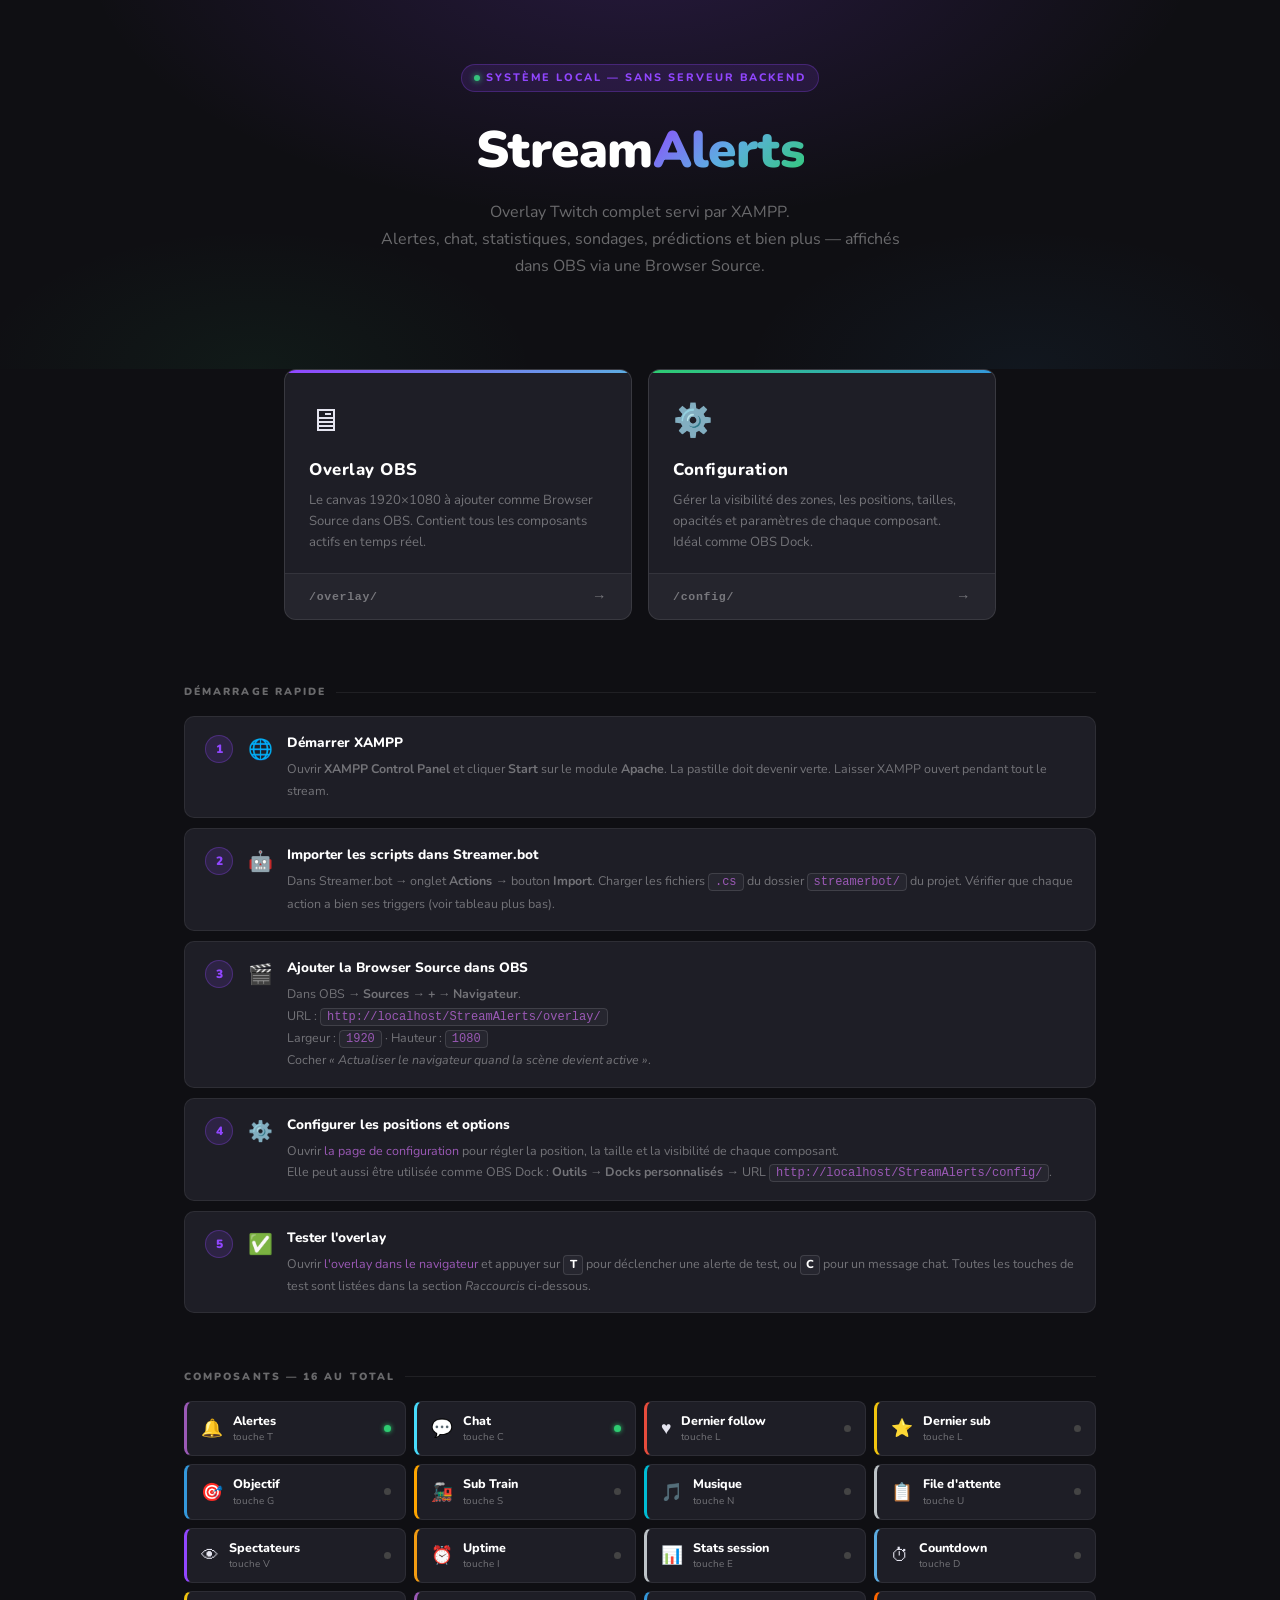
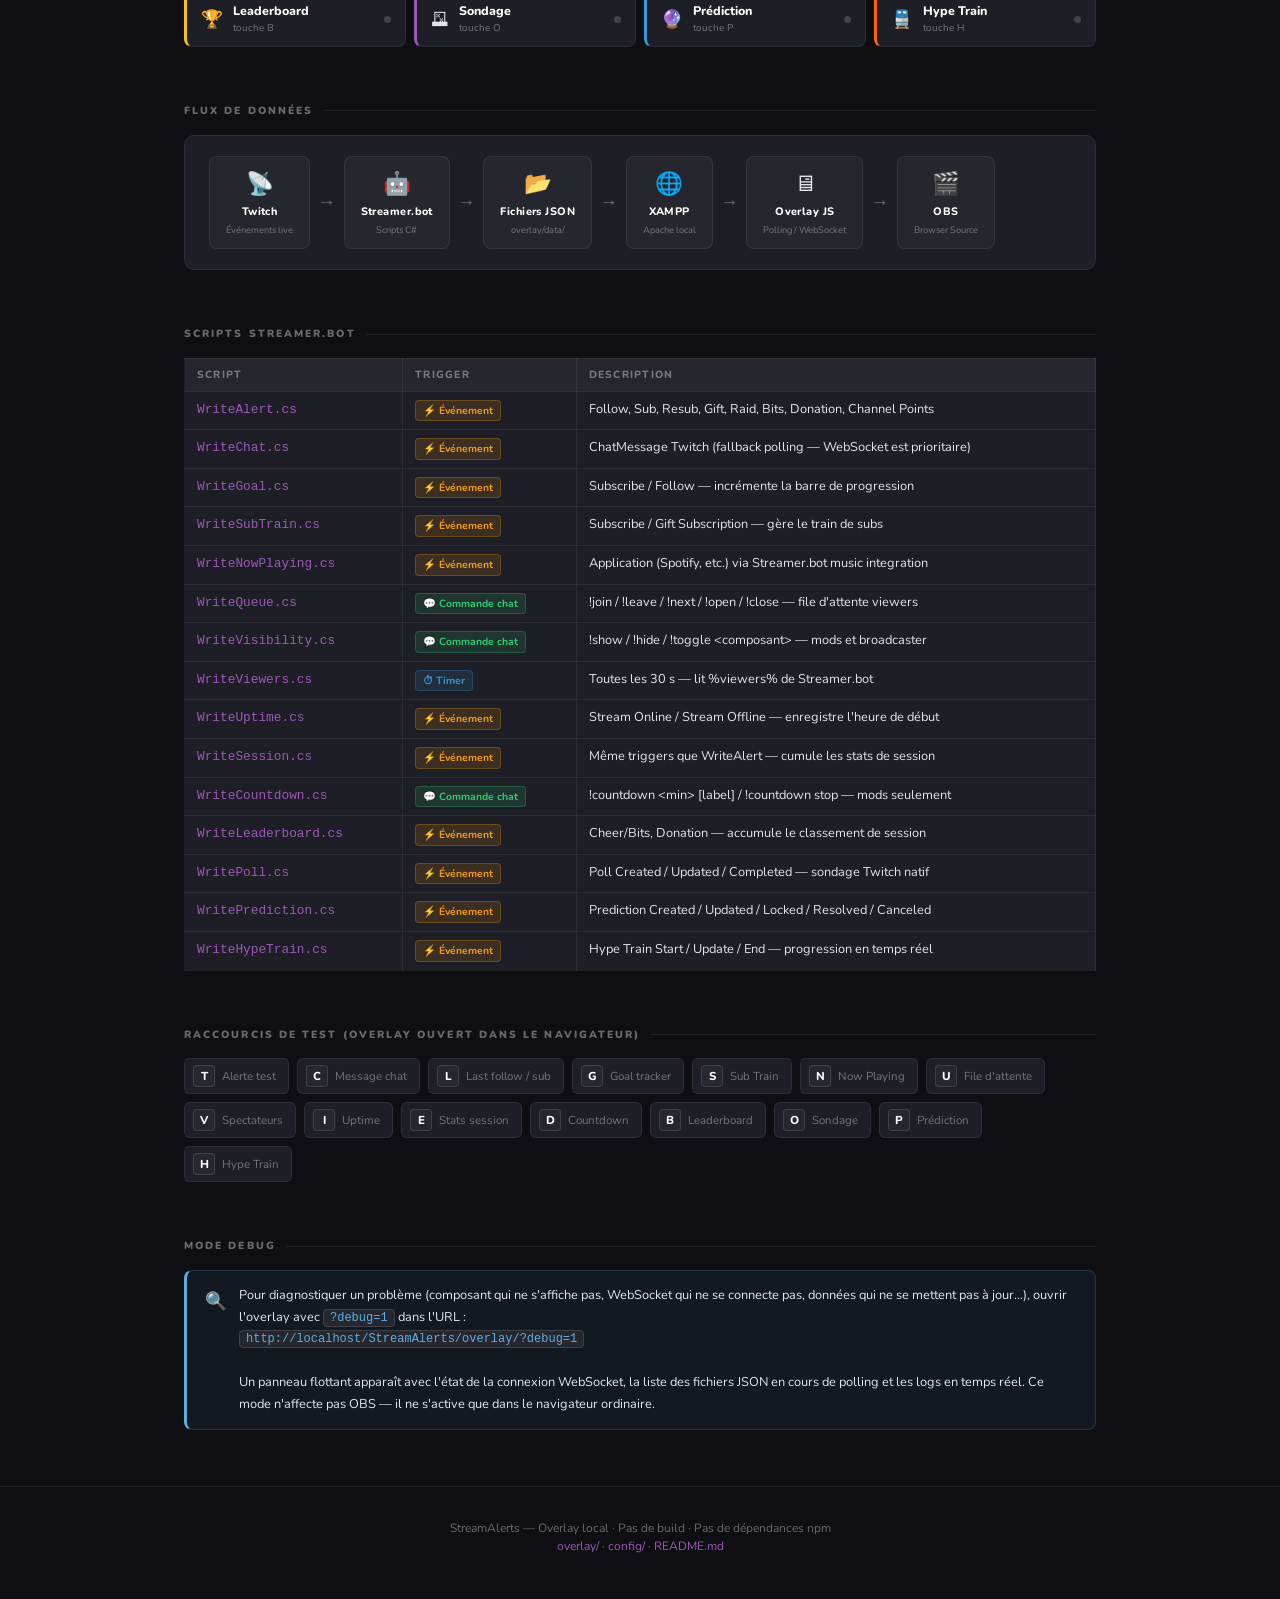
<file: index.html>
<!DOCTYPE html>
<html lang="fr">
<head>
  <meta charset="UTF-8">
  <meta name="viewport" content="width=device-width, initial-scale=1">
  <title>StreamAlerts — Dashboard</title>
  <link rel="preconnect" href="https://fonts.googleapis.com">
  <link rel="preconnect" href="https://fonts.gstatic.com" crossorigin>
  <link href="https://fonts.googleapis.com/css2?family=Nunito:wght@400;600;700;800;900&display=swap" rel="stylesheet">
  <style>

    *, *::before, *::after { margin: 0; padding: 0; box-sizing: border-box; }

    :root {
      --bg:       #0f0f13;
      --bg2:      #16161c;
      --surf:     #1e1e26;
      --surf2:    #26262f;
      --border:   rgba(255,255,255,0.07);
      --border2:  rgba(255,255,255,0.12);
      --text:     #e4e4ef;
      --muted:    rgba(255,255,255,0.38);
      --accent:   #9B59B6;
      --twitch:   #9146FF;
      --green:    #2ECC71;
      --red:      #E74C3C;
      --orange:   #F39C12;
    }

    html { scroll-behavior: smooth; }

    body {
      background: var(--bg);
      color: var(--text);
      font-family: 'Nunito', -apple-system, 'Segoe UI', sans-serif;
      font-size: 14px;
      line-height: 1.5;
      min-height: 100vh;
    }

    /* ══════════════════════════════════════
       HERO
    ══════════════════════════════════════ */

    .hero {
      position: relative;
      padding: 64px 24px 48px;
      text-align: center;
      overflow: hidden;
    }

    .hero::before {
      content: '';
      position: absolute;
      inset: 0;
      background:
        radial-gradient(ellipse 800px 400px at 50% -60px,
          rgba(145, 70, 255, 0.18) 0%, transparent 70%),
        radial-gradient(ellipse 400px 200px at 20% 100%,
          rgba(46, 204, 113, 0.06) 0%, transparent 70%),
        radial-gradient(ellipse 400px 200px at 80% 100%,
          rgba(52, 152, 219, 0.06) 0%, transparent 70%);
      pointer-events: none;
    }

    .hero-badge {
      display: inline-flex;
      align-items: center;
      gap: 6px;
      font-size: 0.68rem;
      font-weight: 800;
      letter-spacing: 0.18em;
      text-transform: uppercase;
      color: var(--twitch);
      background: rgba(145, 70, 255, 0.12);
      border: 1px solid rgba(145, 70, 255, 0.28);
      padding: 5px 12px;
      border-radius: 20px;
      margin-bottom: 20px;
    }

    .hero-badge .dot {
      width: 6px; height: 6px;
      border-radius: 50%;
      background: var(--green);
      box-shadow: 0 0 6px var(--green);
      animation: pulse 2s ease-in-out infinite;
    }

    @keyframes pulse {
      0%,100% { opacity: 1; }
      50%      { opacity: 0.3; }
    }

    .hero h1 {
      font-size: clamp(2rem, 5vw, 3.2rem);
      font-weight: 900;
      letter-spacing: -0.01em;
      color: #fff;
      margin-bottom: 10px;
      position: relative;
    }

    .hero h1 span {
      background: linear-gradient(135deg, #9146FF 0%, #5DADE2 50%, #2ECC71 100%);
      -webkit-background-clip: text;
      -webkit-text-fill-color: transparent;
      background-clip: text;
    }

    .hero p {
      font-size: 1rem;
      color: var(--muted);
      max-width: 540px;
      margin: 0 auto 40px;
      line-height: 1.7;
    }

    /* ══════════════════════════════════════
       NAVIGATION CARDS
    ══════════════════════════════════════ */

    .nav-cards {
      display: grid;
      grid-template-columns: repeat(auto-fit, minmax(280px, 1fr));
      gap: 16px;
      max-width: 760px;
      margin: 0 auto 64px;
      padding: 0 24px;
    }

    .nav-card {
      position: relative;
      display: flex;
      flex-direction: column;
      background: var(--surf);
      border: 1px solid var(--border2);
      border-radius: 12px;
      overflow: hidden;
      text-decoration: none;
      color: var(--text);
      transition: border-color 0.2s, transform 0.2s, box-shadow 0.2s;
    }

    .nav-card:hover {
      border-color: rgba(255,255,255,0.2);
      transform: translateY(-3px);
      box-shadow: 0 16px 40px rgba(0,0,0,0.4);
    }

    .nav-card-accent {
      height: 3px;
      width: 100%;
    }

    .nav-card-body {
      padding: 24px 24px 20px;
      flex: 1;
      display: flex;
      flex-direction: column;
      gap: 8px;
    }

    .nav-card-icon {
      font-size: 2rem;
      margin-bottom: 4px;
    }

    .nav-card h2 {
      font-size: 1.05rem;
      font-weight: 800;
      letter-spacing: 0.03em;
      color: #fff;
    }

    .nav-card p {
      font-size: 0.82rem;
      color: var(--muted);
      line-height: 1.6;
      flex: 1;
    }

    .nav-card-footer {
      display: flex;
      align-items: center;
      justify-content: space-between;
      padding: 12px 24px;
      background: rgba(255,255,255,0.03);
      border-top: 1px solid var(--border);
      font-size: 0.75rem;
      font-weight: 700;
      letter-spacing: 0.06em;
    }

    .nav-card-url {
      color: var(--muted);
      font-family: monospace;
      font-size: 0.72rem;
    }

    .nav-card-arrow {
      color: var(--muted);
      font-size: 0.9rem;
      transition: transform 0.2s, color 0.2s;
    }

    .nav-card:hover .nav-card-arrow {
      transform: translateX(4px);
      color: #fff;
    }

    /* ══════════════════════════════════════
       SECTIONS
    ══════════════════════════════════════ */

    .section {
      max-width: 960px;
      margin: 0 auto 56px;
      padding: 0 24px;
    }

    .section-title {
      display: flex;
      align-items: center;
      gap: 10px;
      font-size: 0.65rem;
      font-weight: 900;
      letter-spacing: 0.2em;
      text-transform: uppercase;
      color: var(--muted);
      margin-bottom: 16px;
    }

    .section-title::after {
      content: '';
      flex: 1;
      height: 1px;
      background: var(--border);
    }

    /* ══════════════════════════════════════
       COMPOSANTS GRID
    ══════════════════════════════════════ */

    .comp-grid {
      display: grid;
      grid-template-columns: repeat(auto-fill, minmax(180px, 1fr));
      gap: 8px;
    }

    .comp-card {
      display: flex;
      align-items: center;
      gap: 10px;
      padding: 10px 14px;
      background: var(--surf);
      border: 1px solid var(--border);
      border-radius: 8px;
      border-left: 3px solid var(--comp-color, #555);
      transition: background 0.15s;
    }

    .comp-card:hover { background: var(--surf2); }

    .comp-card-icon { font-size: 1.1rem; flex-shrink: 0; }

    .comp-card-info { flex: 1; min-width: 0; }

    .comp-card-name {
      font-size: 0.78rem;
      font-weight: 800;
      color: #fff;
      white-space: nowrap;
      overflow: hidden;
      text-overflow: ellipsis;
    }

    .comp-card-key {
      font-size: 0.62rem;
      color: var(--muted);
    }

    .comp-status {
      width: 7px; height: 7px;
      border-radius: 50%;
      flex-shrink: 0;
      background: #444;
    }

    .comp-status.on  { background: var(--green); box-shadow: 0 0 5px var(--green); }
    .comp-status.off { background: #444; }

    /* ══════════════════════════════════════
       FLUX
    ══════════════════════════════════════ */

    .flow {
      display: flex;
      align-items: center;
      gap: 0;
      flex-wrap: wrap;
      background: var(--surf);
      border: 1px solid var(--border);
      border-radius: 10px;
      padding: 20px 24px;
      gap: 4px;
    }

    .flow-step {
      display: flex;
      flex-direction: column;
      align-items: center;
      gap: 4px;
      padding: 10px 16px;
      background: var(--surf2);
      border: 1px solid var(--border);
      border-radius: 8px;
      text-align: center;
      flex-shrink: 0;
    }

    .flow-step-icon { font-size: 1.4rem; }

    .flow-step-label {
      font-size: 0.68rem;
      font-weight: 800;
      color: #fff;
      letter-spacing: 0.04em;
    }

    .flow-step-sub {
      font-size: 0.58rem;
      color: var(--muted);
    }

    .flow-arrow {
      color: var(--muted);
      font-size: 1.1rem;
      padding: 0 4px;
      flex-shrink: 0;
    }

    /* ══════════════════════════════════════
       RACCOURCIS
    ══════════════════════════════════════ */

    .shortcuts {
      display: flex;
      flex-wrap: wrap;
      gap: 8px;
    }

    .shortcut {
      display: flex;
      align-items: center;
      gap: 7px;
      padding: 6px 12px 6px 8px;
      background: var(--surf);
      border: 1px solid var(--border);
      border-radius: 6px;
    }

    .shortcut kbd {
      display: inline-flex;
      align-items: center;
      justify-content: center;
      width: 22px; height: 22px;
      background: var(--surf2);
      border: 1px solid var(--border2);
      border-radius: 4px;
      font-family: 'Nunito', monospace;
      font-size: 0.72rem;
      font-weight: 800;
      color: #fff;
      flex-shrink: 0;
    }

    .shortcut-desc {
      font-size: 0.72rem;
      color: var(--muted);
    }

    /* ══════════════════════════════════════
       SCRIPTS TABLE
    ══════════════════════════════════════ */

    .scripts-table {
      width: 100%;
      border-collapse: collapse;
      font-size: 0.8rem;
    }

    .scripts-table th {
      text-align: left;
      padding: 8px 12px;
      background: var(--surf2);
      border: 1px solid var(--border);
      font-size: 0.65rem;
      font-weight: 800;
      letter-spacing: 0.12em;
      text-transform: uppercase;
      color: var(--muted);
    }

    .scripts-table td {
      padding: 8px 12px;
      border: 1px solid var(--border);
      background: var(--surf);
      vertical-align: top;
    }

    .scripts-table tr:hover td { background: var(--surf2); }

    .scripts-table .script-name {
      font-family: monospace;
      color: var(--accent);
      white-space: nowrap;
    }

    .trigger-badge {
      display: inline-flex;
      align-items: center;
      gap: 4px;
      font-size: 0.65rem;
      font-weight: 700;
      padding: 2px 7px;
      border-radius: 4px;
    }

    .trigger-event {
      background: rgba(243, 156, 18, 0.14);
      color: #F39C12;
      border: 1px solid rgba(243, 156, 18, 0.25);
    }

    .trigger-chat {
      background: rgba(46, 204, 113, 0.14);
      color: #2ECC71;
      border: 1px solid rgba(46, 204, 113, 0.25);
    }

    .trigger-timer {
      background: rgba(52, 152, 219, 0.14);
      color: #3498DB;
      border: 1px solid rgba(52, 152, 219, 0.25);
    }

    /* ══════════════════════════════════════
       DÉMARRAGE RAPIDE
    ══════════════════════════════════════ */

    .quickstart {
      display: flex;
      flex-direction: column;
      gap: 10px;
    }

    .qs-step {
      display: flex;
      align-items: flex-start;
      gap: 14px;
      padding: 16px 20px;
      background: var(--surf);
      border: 1px solid var(--border);
      border-radius: 10px;
      transition: border-color 0.15s;
    }

    .qs-step:hover { border-color: var(--border2); }

    .qs-step-num {
      display: flex;
      align-items: center;
      justify-content: center;
      width: 28px; height: 28px;
      background: rgba(145, 70, 255, 0.14);
      border: 1px solid rgba(145, 70, 255, 0.3);
      border-radius: 50%;
      font-size: 0.75rem;
      font-weight: 900;
      color: var(--twitch);
      flex-shrink: 0;
      margin-top: 2px;
    }

    .qs-step-icon {
      font-size: 1.25rem;
      flex-shrink: 0;
      width: 26px;
      text-align: center;
      margin-top: 2px;
    }

    .qs-step-body { flex: 1; }

    .qs-step-title {
      font-size: 0.85rem;
      font-weight: 800;
      color: #fff;
      margin-bottom: 5px;
    }

    .qs-step-desc {
      font-size: 0.78rem;
      color: var(--muted);
      line-height: 1.7;
    }

    .qs-step-desc code {
      font-family: monospace;
      font-size: 0.75rem;
      background: var(--surf2);
      border: 1px solid var(--border2);
      padding: 1px 6px;
      border-radius: 4px;
      color: var(--accent);
    }

    .qs-step-desc a { color: var(--accent); text-decoration: none; }
    .qs-step-desc a:hover { text-decoration: underline; }

    .qs-step-desc kbd {
      display: inline-flex;
      align-items: center;
      justify-content: center;
      min-width: 20px; height: 20px;
      padding: 0 5px;
      background: var(--surf2);
      border: 1px solid var(--border2);
      border-radius: 4px;
      font-family: 'Nunito', monospace;
      font-size: 0.72rem;
      font-weight: 800;
      color: #fff;
    }

    /* ══════════════════════════════════════
       CALLOUT
    ══════════════════════════════════════ */

    .callout {
      display: flex;
      align-items: flex-start;
      gap: 12px;
      padding: 14px 18px;
      background: rgba(93, 173, 226, 0.07);
      border: 1px solid rgba(93, 173, 226, 0.2);
      border-left: 3px solid #5DADE2;
      border-radius: 8px;
      font-size: 0.8rem;
      color: var(--text);
      line-height: 1.7;
    }

    .callout-icon { font-size: 1.1rem; flex-shrink: 0; margin-top: 2px; }

    .callout code {
      font-family: monospace;
      font-size: 0.75rem;
      background: var(--surf2);
      border: 1px solid var(--border2);
      padding: 1px 6px;
      border-radius: 4px;
      color: #5DADE2;
    }

    .callout a { color: #5DADE2; text-decoration: none; }
    .callout a:hover { text-decoration: underline; }

    /* ══════════════════════════════════════
       FOOTER
    ══════════════════════════════════════ */

    footer {
      text-align: center;
      padding: 32px 24px 48px;
      border-top: 1px solid var(--border);
      color: var(--muted);
      font-size: 0.75rem;
    }

    footer a { color: var(--accent); text-decoration: none; }
    footer a:hover { text-decoration: underline; }

  </style>
</head>
<body>

  <!-- ══════════════════════════════════════
       HERO
  ══════════════════════════════════════ -->

  <div class="hero">
    <div class="hero-badge">
      <span class="dot"></span>
      Système local — sans serveur backend
    </div>
    <h1>Stream<span>Alerts</span></h1>
    <p>
      Overlay Twitch complet servi par XAMPP.<br>
      Alertes, chat, statistiques, sondages, prédictions et bien plus —
      affichés dans OBS via une Browser Source.
    </p>
  </div>

  <!-- ══════════════════════════════════════
       NAVIGATION PRINCIPALE
  ══════════════════════════════════════ -->

  <div class="nav-cards">

    <a class="nav-card" href="overlay/">
      <div class="nav-card-accent" style="background: linear-gradient(90deg, #9146FF, #5DADE2);"></div>
      <div class="nav-card-body">
        <div class="nav-card-icon">🖥</div>
        <h2>Overlay OBS</h2>
        <p>
          Le canvas 1920×1080 à ajouter comme Browser Source dans OBS.
          Contient tous les composants actifs en temps réel.
        </p>
      </div>
      <div class="nav-card-footer">
        <span class="nav-card-url">/overlay/</span>
        <span class="nav-card-arrow">→</span>
      </div>
    </a>

    <a class="nav-card" href="config/">
      <div class="nav-card-accent" style="background: linear-gradient(90deg, #2ECC71, #3498DB);"></div>
      <div class="nav-card-body">
        <div class="nav-card-icon">⚙️</div>
        <h2>Configuration</h2>
        <p>
          Gérer la visibilité des zones, les positions, tailles, opacités
          et paramètres de chaque composant. Idéal comme OBS Dock.
        </p>
      </div>
      <div class="nav-card-footer">
        <span class="nav-card-url">/config/</span>
        <span class="nav-card-arrow">→</span>
      </div>
    </a>

  </div>

  <!-- ══════════════════════════════════════
       DÉMARRAGE RAPIDE
  ══════════════════════════════════════ -->

  <div class="section">
    <div class="section-title">Démarrage rapide</div>
    <div class="quickstart">

      <div class="qs-step">
        <div class="qs-step-num">1</div>
        <span class="qs-step-icon">🌐</span>
        <div class="qs-step-body">
          <div class="qs-step-title">Démarrer XAMPP</div>
          <div class="qs-step-desc">
            Ouvrir <strong>XAMPP Control Panel</strong> et cliquer <strong>Start</strong> sur le module <strong>Apache</strong>.
            La pastille doit devenir verte. Laisser XAMPP ouvert pendant tout le stream.
          </div>
        </div>
      </div>

      <div class="qs-step">
        <div class="qs-step-num">2</div>
        <span class="qs-step-icon">🤖</span>
        <div class="qs-step-body">
          <div class="qs-step-title">Importer les scripts dans Streamer.bot</div>
          <div class="qs-step-desc">
            Dans Streamer.bot → onglet <strong>Actions</strong> → bouton <strong>Import</strong>.
            Charger les fichiers <code>.cs</code> du dossier <code>streamerbot/</code> du projet.
            Vérifier que chaque action a bien ses triggers (voir tableau plus bas).
          </div>
        </div>
      </div>

      <div class="qs-step">
        <div class="qs-step-num">3</div>
        <span class="qs-step-icon">🎬</span>
        <div class="qs-step-body">
          <div class="qs-step-title">Ajouter la Browser Source dans OBS</div>
          <div class="qs-step-desc">
            Dans OBS → <strong>Sources</strong> → <strong>+</strong> → <strong>Navigateur</strong>.<br>
            URL : <code>http://localhost/StreamAlerts/overlay/</code><br>
            Largeur : <code>1920</code> · Hauteur : <code>1080</code><br>
            Cocher <em>« Actualiser le navigateur quand la scène devient active »</em>.
          </div>
        </div>
      </div>

      <div class="qs-step">
        <div class="qs-step-num">4</div>
        <span class="qs-step-icon">⚙️</span>
        <div class="qs-step-body">
          <div class="qs-step-title">Configurer les positions et options</div>
          <div class="qs-step-desc">
            Ouvrir <a href="config/">la page de configuration</a> pour régler la position,
            la taille et la visibilité de chaque composant.<br>
            Elle peut aussi être utilisée comme OBS Dock : <strong>Outils → Docks personnalisés</strong>
            → URL <code>http://localhost/StreamAlerts/config/</code>.
          </div>
        </div>
      </div>

      <div class="qs-step">
        <div class="qs-step-num">5</div>
        <span class="qs-step-icon">✅</span>
        <div class="qs-step-body">
          <div class="qs-step-title">Tester l'overlay</div>
          <div class="qs-step-desc">
            Ouvrir <a href="overlay/" target="_blank">l'overlay dans le navigateur</a>
            et appuyer sur <kbd>T</kbd> pour déclencher une alerte de test,
            ou <kbd>C</kbd> pour un message chat.
            Toutes les touches de test sont listées dans la section <em>Raccourcis</em> ci-dessous.
          </div>
        </div>
      </div>

    </div>
  </div>

  <!-- ══════════════════════════════════════
       COMPOSANTS
  ══════════════════════════════════════ -->

  <div class="section">
    <div class="section-title">Composants — 16 au total</div>
    <div class="comp-grid" id="comp-grid">

      <!-- Composants existants -->
      <div class="comp-card" style="--comp-color:#9B59B6" data-key="alerts">
        <span class="comp-card-icon">🔔</span>
        <div class="comp-card-info">
          <div class="comp-card-name">Alertes</div>
          <div class="comp-card-key">touche T</div>
        </div>
        <span class="comp-status" id="s-alerts"></span>
      </div>

      <div class="comp-card" style="--comp-color:#48DBFB" data-key="chat">
        <span class="comp-card-icon">💬</span>
        <div class="comp-card-info">
          <div class="comp-card-name">Chat</div>
          <div class="comp-card-key">touche C</div>
        </div>
        <span class="comp-status" id="s-chat"></span>
      </div>

      <div class="comp-card" style="--comp-color:#E74C3C" data-key="lastFollower">
        <span class="comp-card-icon">♥</span>
        <div class="comp-card-info">
          <div class="comp-card-name">Dernier follow</div>
          <div class="comp-card-key">touche L</div>
        </div>
        <span class="comp-status" id="s-lastFollower"></span>
      </div>

      <div class="comp-card" style="--comp-color:#F1C40F" data-key="lastSubscriber">
        <span class="comp-card-icon">⭐</span>
        <div class="comp-card-info">
          <div class="comp-card-name">Dernier sub</div>
          <div class="comp-card-key">touche L</div>
        </div>
        <span class="comp-status" id="s-lastSubscriber"></span>
      </div>

      <div class="comp-card" style="--comp-color:#3498DB" data-key="goal">
        <span class="comp-card-icon">🎯</span>
        <div class="comp-card-info">
          <div class="comp-card-name">Objectif</div>
          <div class="comp-card-key">touche G</div>
        </div>
        <span class="comp-status" id="s-goal"></span>
      </div>

      <div class="comp-card" style="--comp-color:#FFA500" data-key="subtrain">
        <span class="comp-card-icon">🚂</span>
        <div class="comp-card-info">
          <div class="comp-card-name">Sub Train</div>
          <div class="comp-card-key">touche S</div>
        </div>
        <span class="comp-status" id="s-subtrain"></span>
      </div>

      <div class="comp-card" style="--comp-color:#00BCD4" data-key="nowplaying">
        <span class="comp-card-icon">🎵</span>
        <div class="comp-card-info">
          <div class="comp-card-name">Musique</div>
          <div class="comp-card-key">touche N</div>
        </div>
        <span class="comp-status" id="s-nowplaying"></span>
      </div>

      <div class="comp-card" style="--comp-color:#BDC3C7" data-key="queue">
        <span class="comp-card-icon">📋</span>
        <div class="comp-card-info">
          <div class="comp-card-name">File d'attente</div>
          <div class="comp-card-key">touche U</div>
        </div>
        <span class="comp-status" id="s-queue"></span>
      </div>

      <!-- Nouveaux composants -->
      <div class="comp-card" style="--comp-color:#9146FF" data-key="viewers">
        <span class="comp-card-icon">👁</span>
        <div class="comp-card-info">
          <div class="comp-card-name">Spectateurs</div>
          <div class="comp-card-key">touche V</div>
        </div>
        <span class="comp-status" id="s-viewers"></span>
      </div>

      <div class="comp-card" style="--comp-color:#F39C12" data-key="uptime">
        <span class="comp-card-icon">⏰</span>
        <div class="comp-card-info">
          <div class="comp-card-name">Uptime</div>
          <div class="comp-card-key">touche I</div>
        </div>
        <span class="comp-status" id="s-uptime"></span>
      </div>

      <div class="comp-card" style="--comp-color:#BDC3C7" data-key="session">
        <span class="comp-card-icon">📊</span>
        <div class="comp-card-info">
          <div class="comp-card-name">Stats session</div>
          <div class="comp-card-key">touche E</div>
        </div>
        <span class="comp-status" id="s-session"></span>
      </div>

      <div class="comp-card" style="--comp-color:#5DADE2" data-key="countdown">
        <span class="comp-card-icon">⏱</span>
        <div class="comp-card-info">
          <div class="comp-card-name">Countdown</div>
          <div class="comp-card-key">touche D</div>
        </div>
        <span class="comp-status" id="s-countdown"></span>
      </div>

      <div class="comp-card" style="--comp-color:#F1C40F" data-key="leaderboard">
        <span class="comp-card-icon">🏆</span>
        <div class="comp-card-info">
          <div class="comp-card-name">Leaderboard</div>
          <div class="comp-card-key">touche B</div>
        </div>
        <span class="comp-status" id="s-leaderboard"></span>
      </div>

      <div class="comp-card" style="--comp-color:#9B59B6" data-key="poll">
        <span class="comp-card-icon">🗳</span>
        <div class="comp-card-info">
          <div class="comp-card-name">Sondage</div>
          <div class="comp-card-key">touche O</div>
        </div>
        <span class="comp-status" id="s-poll"></span>
      </div>

      <div class="comp-card" style="--comp-color:#3498DB" data-key="prediction">
        <span class="comp-card-icon">🔮</span>
        <div class="comp-card-info">
          <div class="comp-card-name">Prédiction</div>
          <div class="comp-card-key">touche P</div>
        </div>
        <span class="comp-status" id="s-prediction"></span>
      </div>

      <div class="comp-card" style="--comp-color:#ff6600" data-key="hypetrain">
        <span class="comp-card-icon">🚆</span>
        <div class="comp-card-info">
          <div class="comp-card-name">Hype Train</div>
          <div class="comp-card-key">touche H</div>
        </div>
        <span class="comp-status" id="s-hypetrain"></span>
      </div>

    </div>
  </div>

  <!-- ══════════════════════════════════════
       FLUX DE DONNÉES
  ══════════════════════════════════════ -->

  <div class="section">
    <div class="section-title">Flux de données</div>
    <div class="flow">
      <div class="flow-step">
        <span class="flow-step-icon">📡</span>
        <span class="flow-step-label">Twitch</span>
        <span class="flow-step-sub">Événements live</span>
      </div>
      <span class="flow-arrow">→</span>
      <div class="flow-step">
        <span class="flow-step-icon">🤖</span>
        <span class="flow-step-label">Streamer.bot</span>
        <span class="flow-step-sub">Scripts C#</span>
      </div>
      <span class="flow-arrow">→</span>
      <div class="flow-step">
        <span class="flow-step-icon">📂</span>
        <span class="flow-step-label">Fichiers JSON</span>
        <span class="flow-step-sub">overlay/data/</span>
      </div>
      <span class="flow-arrow">→</span>
      <div class="flow-step">
        <span class="flow-step-icon">🌐</span>
        <span class="flow-step-label">XAMPP</span>
        <span class="flow-step-sub">Apache local</span>
      </div>
      <span class="flow-arrow">→</span>
      <div class="flow-step">
        <span class="flow-step-icon">🖥</span>
        <span class="flow-step-label">Overlay JS</span>
        <span class="flow-step-sub">Polling / WebSocket</span>
      </div>
      <span class="flow-arrow">→</span>
      <div class="flow-step">
        <span class="flow-step-icon">🎬</span>
        <span class="flow-step-label">OBS</span>
        <span class="flow-step-sub">Browser Source</span>
      </div>
    </div>
  </div>

  <!-- ══════════════════════════════════════
       SCRIPTS STREAMER.BOT
  ══════════════════════════════════════ -->

  <div class="section">
    <div class="section-title">Scripts Streamer.bot</div>
    <table class="scripts-table">
      <thead>
        <tr>
          <th>Script</th>
          <th>Trigger</th>
          <th>Description</th>
        </tr>
      </thead>
      <tbody>
        <tr>
          <td class="script-name">WriteAlert.cs</td>
          <td><span class="trigger-badge trigger-event">⚡ Événement</span></td>
          <td>Follow, Sub, Resub, Gift, Raid, Bits, Donation, Channel Points</td>
        </tr>
        <tr>
          <td class="script-name">WriteChat.cs</td>
          <td><span class="trigger-badge trigger-event">⚡ Événement</span></td>
          <td>ChatMessage Twitch (fallback polling — WebSocket est prioritaire)</td>
        </tr>
        <tr>
          <td class="script-name">WriteGoal.cs</td>
          <td><span class="trigger-badge trigger-event">⚡ Événement</span></td>
          <td>Subscribe / Follow — incrémente la barre de progression</td>
        </tr>
        <tr>
          <td class="script-name">WriteSubTrain.cs</td>
          <td><span class="trigger-badge trigger-event">⚡ Événement</span></td>
          <td>Subscribe / Gift Subscription — gère le train de subs</td>
        </tr>
        <tr>
          <td class="script-name">WriteNowPlaying.cs</td>
          <td><span class="trigger-badge trigger-event">⚡ Événement</span></td>
          <td>Application (Spotify, etc.) via Streamer.bot music integration</td>
        </tr>
        <tr>
          <td class="script-name">WriteQueue.cs</td>
          <td><span class="trigger-badge trigger-chat">💬 Commande chat</span></td>
          <td>!join / !leave / !next / !open / !close — file d'attente viewers</td>
        </tr>
        <tr>
          <td class="script-name">WriteVisibility.cs</td>
          <td><span class="trigger-badge trigger-chat">💬 Commande chat</span></td>
          <td>!show / !hide / !toggle &lt;composant&gt; — mods et broadcaster</td>
        </tr>
        <tr>
          <td class="script-name">WriteViewers.cs</td>
          <td><span class="trigger-badge trigger-timer">⏱ Timer</span></td>
          <td>Toutes les 30 s — lit %viewers% de Streamer.bot</td>
        </tr>
        <tr>
          <td class="script-name">WriteUptime.cs</td>
          <td><span class="trigger-badge trigger-event">⚡ Événement</span></td>
          <td>Stream Online / Stream Offline — enregistre l'heure de début</td>
        </tr>
        <tr>
          <td class="script-name">WriteSession.cs</td>
          <td><span class="trigger-badge trigger-event">⚡ Événement</span></td>
          <td>Même triggers que WriteAlert — cumule les stats de session</td>
        </tr>
        <tr>
          <td class="script-name">WriteCountdown.cs</td>
          <td><span class="trigger-badge trigger-chat">💬 Commande chat</span></td>
          <td>!countdown &lt;min&gt; [label] / !countdown stop — mods seulement</td>
        </tr>
        <tr>
          <td class="script-name">WriteLeaderboard.cs</td>
          <td><span class="trigger-badge trigger-event">⚡ Événement</span></td>
          <td>Cheer/Bits, Donation — accumule le classement de session</td>
        </tr>
        <tr>
          <td class="script-name">WritePoll.cs</td>
          <td><span class="trigger-badge trigger-event">⚡ Événement</span></td>
          <td>Poll Created / Updated / Completed — sondage Twitch natif</td>
        </tr>
        <tr>
          <td class="script-name">WritePrediction.cs</td>
          <td><span class="trigger-badge trigger-event">⚡ Événement</span></td>
          <td>Prediction Created / Updated / Locked / Resolved / Canceled</td>
        </tr>
        <tr>
          <td class="script-name">WriteHypeTrain.cs</td>
          <td><span class="trigger-badge trigger-event">⚡ Événement</span></td>
          <td>Hype Train Start / Update / End — progression en temps réel</td>
        </tr>
      </tbody>
    </table>
  </div>

  <!-- ══════════════════════════════════════
       RACCOURCIS CLAVIER
  ══════════════════════════════════════ -->

  <div class="section">
    <div class="section-title">Raccourcis de test (overlay ouvert dans le navigateur)</div>
    <div class="shortcuts">
      <div class="shortcut"><kbd>T</kbd><span class="shortcut-desc">Alerte test</span></div>
      <div class="shortcut"><kbd>C</kbd><span class="shortcut-desc">Message chat</span></div>
      <div class="shortcut"><kbd>L</kbd><span class="shortcut-desc">Last follow / sub</span></div>
      <div class="shortcut"><kbd>G</kbd><span class="shortcut-desc">Goal tracker</span></div>
      <div class="shortcut"><kbd>S</kbd><span class="shortcut-desc">Sub Train</span></div>
      <div class="shortcut"><kbd>N</kbd><span class="shortcut-desc">Now Playing</span></div>
      <div class="shortcut"><kbd>U</kbd><span class="shortcut-desc">File d'attente</span></div>
      <div class="shortcut"><kbd>V</kbd><span class="shortcut-desc">Spectateurs</span></div>
      <div class="shortcut"><kbd>I</kbd><span class="shortcut-desc">Uptime</span></div>
      <div class="shortcut"><kbd>E</kbd><span class="shortcut-desc">Stats session</span></div>
      <div class="shortcut"><kbd>D</kbd><span class="shortcut-desc">Countdown</span></div>
      <div class="shortcut"><kbd>B</kbd><span class="shortcut-desc">Leaderboard</span></div>
      <div class="shortcut"><kbd>O</kbd><span class="shortcut-desc">Sondage</span></div>
      <div class="shortcut"><kbd>P</kbd><span class="shortcut-desc">Prédiction</span></div>
      <div class="shortcut"><kbd>H</kbd><span class="shortcut-desc">Hype Train</span></div>
    </div>
  </div>

  <!-- ══════════════════════════════════════
       MODE DEBUG
  ══════════════════════════════════════ -->

  <div class="section">
    <div class="section-title">Mode debug</div>
    <div class="callout">
      <span class="callout-icon">🔍</span>
      <div>
        Pour diagnostiquer un problème (composant qui ne s'affiche pas, WebSocket qui ne se connecte pas,
        données qui ne se mettent pas à jour…), ouvrir l'overlay avec <code>?debug=1</code> dans l'URL :<br>
        <a href="overlay/?debug=1" target="_blank"><code>http://localhost/StreamAlerts/overlay/?debug=1</code></a><br><br>
        Un panneau flottant apparaît avec l'état de la connexion WebSocket, la liste des fichiers JSON
        en cours de polling et les logs en temps réel. Ce mode n'affecte pas OBS —
        il ne s'active que dans le navigateur ordinaire.
      </div>
    </div>
  </div>

  <!-- ══════════════════════════════════════
       FOOTER
  ══════════════════════════════════════ -->

  <footer>
    <p>
      StreamAlerts — Overlay local · Pas de build · Pas de dépendances npm<br>
      <a href="overlay/" target="_blank">overlay/</a> ·
      <a href="config/" target="_blank">config/</a> ·
      <a href="README.md" target="_blank">README.md</a>
    </p>
  </footer>

  <!-- ══════════════════════════════════════
       SCRIPT : statuts de visibilité
  ══════════════════════════════════════ -->

  <script>
    async function loadVisibility() {
      try {
        const res = await fetch('overlay/data/visibility.json?t=' + Date.now());
        if (!res.ok) return;
        const vis = await res.json();
        for (const [key, visible] of Object.entries(vis)) {
          const el = document.getElementById('s-' + key);
          if (el) {
            el.className = 'comp-status ' + (visible ? 'on' : 'off');
            el.title = visible ? 'Visible' : 'Masqué';
          }
        }
      } catch (_) {}
    }

    loadVisibility();
    setInterval(loadVisibility, 3000);
  </script>

</body>
</html>
</file>
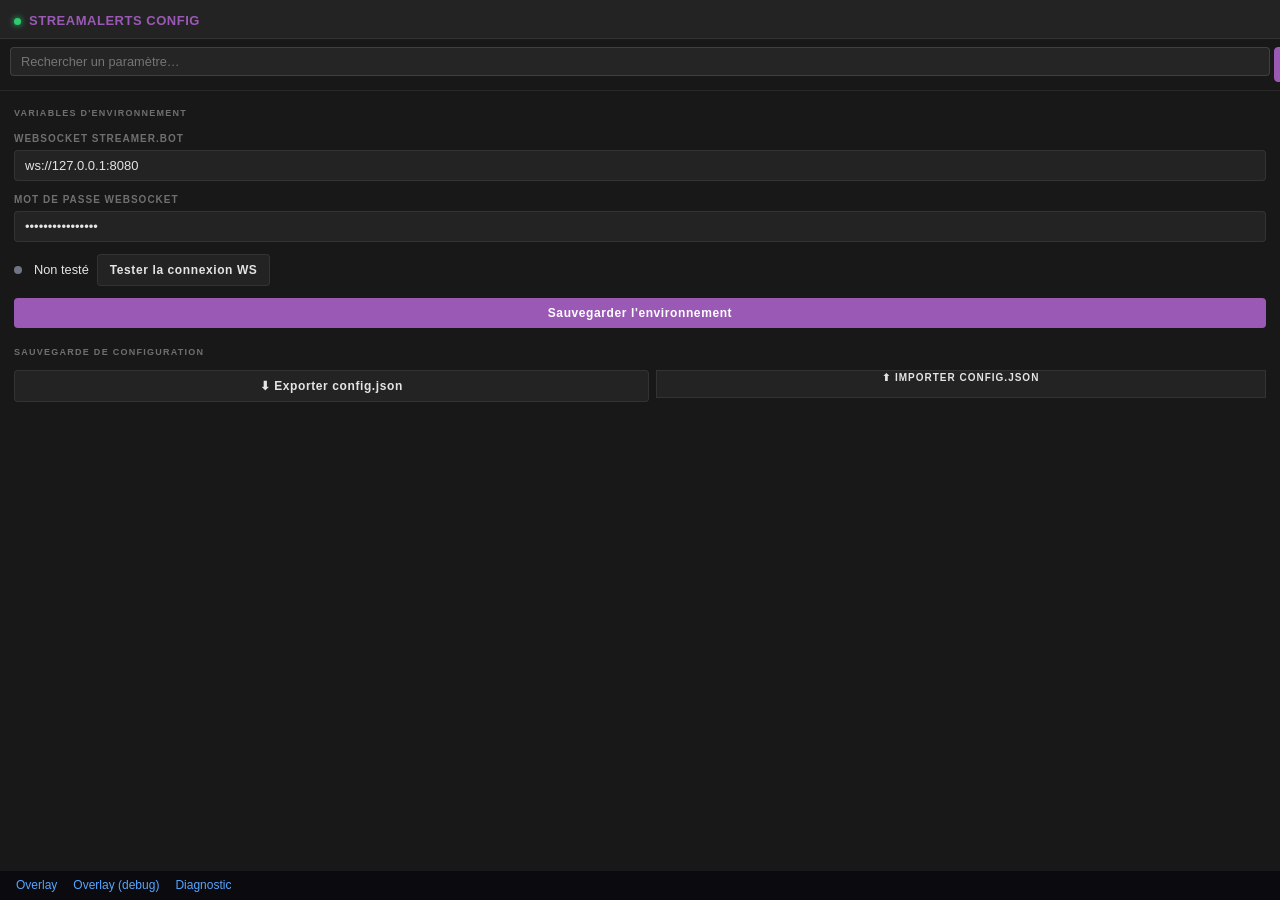
<file: config/index.html>
<!DOCTYPE html>
<html lang="fr">
<head>
  <meta charset="UTF-8">
  <meta name="viewport" content="width=device-width, initial-scale=1">
  <title>StreamAlerts — Config</title>
  <link rel="stylesheet" href="style.css">
</head>
<body>

<header>
  <div class="dot"></div>
  <h1>StreamAlerts Config</h1>
</header>

<nav id="main-nav">
  <input type="search" id="dock-search" placeholder="Rechercher un paramètre…" oninput="dockSearch(this.value)">
  <!-- General -->
  <button class="tab active" data-tab="env">🌐 Env</button>
  <button class="tab" data-tab="layout">📐 Layout</button>
  <button class="tab" data-tab="scenes">🎬 Scènes</button>
  
  <span class="tab-group-label">Composants</span>
  <div id="nav-components" style="display:contents"></div>
  
  <span class="tab-group-label">Outils</span>
  <button class="tab" data-tab="history">📋 Historique</button>
</nav>

<main id="main-content">

  <!-- 🌐 ENV ════════════════════════════════════════════════ -->
  <section id="tab-env">
    <div class="section-head">Variables d'environnement</div>
    <div>
      <label>WebSocket Streamer.bot</label>
      <input type="text" id="env-websocket" placeholder="ws://127.0.0.1:8080">
    </div>
    <div>
      <label>Mot de passe WebSocket</label>
      <input type="password" id="env-websocketPassword" placeholder="Facultatif">
    </div>
    <div class="ws-status-row">
      <span id="dock-ws-dot" class="ws-dot ws-dot--unknown"></span>
      <span id="dock-ws-label">Non testé</span>
      <button class="btn-ghost" onclick="testDockWS()">Tester la connexion WS</button>
    </div>
    <div class="btn-row">
      <button class="btn-primary btn-block" onclick="saveEnv()">Sauvegarder l'environnement</button>
    </div>
    <div class="section-head" style="margin-top:4px">Sauvegarde de configuration</div>
    <div class="btn-row">
      <button class="btn-ghost" onclick="exportConfig()">⬇ Exporter config.json</button>
      <label class="btn-ghost" style="cursor:pointer;flex:1;text-align:center">
        ⬆ Importer config.json
        <input type="file" accept=".json" id="import-file-input" style="display:none" onchange="importConfig(this)">
      </label>
    </div>
  </section>

  <!-- 📐 LAYOUT ═════════════════════════════════════════════ -->
  <section id="tab-layout" hidden>
    <div class="section-head">Aperçu Global</div>
    <div class="preview-wrap" id="preview-wrap">
      <div id="preview-inner"></div>
    </div>
    <p class="canvas-hint" style="margin-top:8px">Glissez les éléments pour les repositionner.</p>
  </section>

  <!-- 📋 HISTORY ════════════════════════════════════════════ -->
  <section id="tab-history" hidden>
    <div class="section-head" id="history-count">0 alerte enregistrée</div>
    <div class="history-list" id="history-list">
      <div class="queue-empty">Aucune alerte reçue.</div>
    </div>
    <div class="btn-row" style="margin-top:8px">
      <button class="btn-ghost btn-block" onclick="clearHistory()">🗑 Effacer l'historique</button>
    </div>
  </section>

  <!-- 🎬 SCÈNES ═════════════════════════════════════════════ -->
  <section id="tab-scenes" hidden>
    <div class="section-head">Connexion OBS WebSocket</div>
    <div class="row">
      <input type="text" id="obs-ws-url" value="ws://localhost:4455" placeholder="ws://localhost:4455">
      <input type="password" id="obs-ws-pwd" placeholder="Mot de passe">
    </div>
    <div class="obs-connect-row">
      <button class="btn-ghost" id="obs-ws-connect-btn" onclick="obsConnect()">Connecter</button>
      <button class="btn-red" id="obs-ws-disconnect-btn" onclick="obsDisconnect()" hidden>Déconnecter</button>
      <span class="obs-ws-status" id="obs-ws-status">Non connecté</span>
    </div>
    <div class="sep"></div>
    <div class="scene-status">
      <div class="scene-status-dot"></div>
      <span class="scene-status-name" id="scene-active-name">—</span>
      <span class="scene-status-profile" id="scene-active-profile">—</span>
    </div>
    <div id="scene-force-grid" class="scene-force-grid" style="margin-top:8px"></div>
    <div class="sep"></div>
    <div id="scene-cards-container"></div>
    <button class="btn-primary btn-block" onclick="saveSceneConfig()">✓ Sauvegarder les scènes</button>
  </section>

  <!-- 🧩 COMPONENT EDITOR (Dynamic) ═════════════════════════ -->
  <section id="tab-component-editor" hidden>
    <div class="editor-header">
      <h2 class="pos-editor-title" id="comp-title">Composant</h2>
      <label class="toggle-switch">
        <input type="checkbox" id="comp-enabled" onchange="updateCompState()">
        <span class="toggle-track"></span>
        <span class="toggle-label-text">ACTIF</span>
      </label>
    </div>

    <!-- Special Widgets (Goal, Queue, NowPlaying) will be injected here or shown based on comp -->
    <div id="comp-special-ui"></div>

    <div class="sep"></div>
    <div class="section-head">Paramètres</div>
    <div id="comp-extras" style="display:flex;flex-direction:column;gap:10px;margin-bottom:12px"></div>

    <div class="sep"></div>
    <div class="section-head">Position & Apparence</div>
    
    <div class="row">
      <div class="anchor-row">
        <label>Horizontal</label>
        <div class="anchor-controls">
          <div class="anchor-toggle">
            <button id="h-left-btn" onclick="setHAnchor('left')">G</button>
            <button id="h-right-btn" onclick="setHAnchor('right')">D</button>
          </div>
          <div class="anchor-val"><input type="number" id="pos-h-val"></div>
        </div>
      </div>
      <div class="anchor-row">
        <label>Vertical</label>
        <div class="anchor-controls">
          <div class="anchor-toggle">
            <button id="v-top-btn" onclick="setVAnchor('top')">H</button>
            <button id="v-bottom-btn" onclick="setVAnchor('bottom')">B</button>
          </div>
          <div class="anchor-val"><input type="number" id="pos-v-val"></div>
        </div>
      </div>
    </div>

    <div class="row">
      <div><label>Largeur (px)</label><input type="number" id="pos-width"></div>
      <div id="pos-maxheight-row"><label>Hauteur Max (px)</label><input type="number" id="pos-maxheight"></div>
    </div>

    <div class="opacity-row">
      <label>Opacité : <span id="opacity-val">100</span>%</label>
      <input type="range" id="pos-opacity" min="0" max="100" value="100" oninput="document.getElementById('opacity-val').textContent=this.value">
    </div>

    <div class="btn-row" style="margin-top:12px">
      <button class="btn-ghost" onclick="testCurrentComponent()">🧪 Tester</button>
      <button class="btn-ghost btn-danger" onclick="resetCurrentComponent()" title="Remet ce composant à ses valeurs par défaut">↺ Réinitialiser</button>
      <button class="btn-primary" onclick="saveCurrentComponent()">✓ Appliquer</button>
    </div>
  </section>

  <div id="dock-search-empty" hidden style="color:#6e7681;font-size:0.8rem;padding:12px">Aucun résultat pour cette recherche.</div>

</main>

<div id="toast"></div>

<footer class="quick-links">
  <a href="/StreamAlerts/overlay/" target="_blank">Overlay</a>
  <a href="/StreamAlerts/overlay/?debug=1" target="_blank">Overlay (debug)</a>
  <a href="/StreamAlerts/health/" target="_blank">Diagnostic</a>
</footer>

<!-- Core Scripts -->
<script src="../overlay/core/logger.js"></script>
<script src="../overlay/core/event-bus.js"></script>
<script src="../overlay/core/config-manager.js"></script>

<!-- App Script -->
<script src="script.js"></script>

</body>
</html>
</file>
<file: config/style.css>
*, *::before, *::after { margin: 0; padding: 0; box-sizing: border-box; }

:root {
  --bg:        #181818;
  --surf:      #232323;
  --surf2:     #2c2c2c;
  --border:    rgba(255,255,255,0.07);
  --text:      #e4e4e4;
  --muted:     rgba(255,255,255,0.38);
  --accent:    #9B59B6;
  --accent-bg: rgba(155,89,182,0.14);
  --green:     #2ECC71;
  --green-bg:  rgba(46,204,113,0.14);
  --red:       #E74C3C;
  --red-bg:    rgba(231,76,60,0.14);
  --orange:    #E67E22;
  --yellow:    #F1C40F;
}

body {
  background: var(--bg);
  color: var(--text);
  font-family: -apple-system, 'Segoe UI', sans-serif;
  font-size: 13px;
  line-height: 1.4;
  min-height: 100vh;
}

/* ── Header ── */
header {
  padding: 12px 14px 8px;
  display: flex;
  align-items: center;
  gap: 8px;
  background: var(--surf);
  border-bottom: 1px solid var(--border);
}

header h1 {
  font-size: 13px;
  font-weight: 700;
  color: var(--accent);
  letter-spacing: 0.04em;
  text-transform: uppercase;
}

header .dot {
  width: 7px; height: 7px;
  border-radius: 50%;
  background: var(--green);
  box-shadow: 0 0 6px var(--green);
  animation: pulse 2s ease-in-out infinite;
}

@keyframes pulse {
  0%,100% { opacity: 1; }
  50%      { opacity: 0.4; }
}

/* ── Tabs ── */
nav {
  display: flex;
  gap: 4px;
  padding: 8px 10px;
  background: var(--bg);
  overflow-x: auto;
  scrollbar-width: none; /* Firefox */
  -ms-overflow-style: none;  /* IE and Edge */
  border-bottom: 1px solid var(--border);
}

nav::-webkit-scrollbar {
  display: none; /* Hide scrollbar for Chrome, Safari and Opera */
}

.tab {
  flex: 0 0 auto;
  padding: 6px 12px;
  background: var(--surf);
  border: 1px solid var(--border);
  border-radius: 4px;
  color: var(--muted);
  font-size: 11px;
  font-weight: 700;
  letter-spacing: 0.02em;
  cursor: pointer;
  transition: all 0.15s;
}

.tab:hover { color: var(--text); border-color: rgba(255,255,255,0.15); }

.tab.active {
  background: var(--accent);
  color: #fff;
  border-color: var(--accent);
}

.tab-group-label {
  flex: 0 0 auto;
  font-size: 9px;
  font-weight: 800;
  color: var(--muted);
  text-transform: uppercase;
  letter-spacing: 0.05em;
  padding: 6px 4px 6px 8px;
  border-left: 1px solid var(--border);
  margin-left: 4px;
}

/* ── Content ── */
main {
  background: var(--bg);
  padding: 14px;
}

section { display: flex; flex-direction: column; gap: 12px; }
section[hidden] { display: none; }

/* ── Form elements ── */
label {
  display: block;
  font-size: 10px;
  font-weight: 700;
  letter-spacing: 0.1em;
  text-transform: uppercase;
  color: var(--muted);
  margin-bottom: 4px;
}

input[type=text],
input[type=number],
input[type=password],
select {
  width: 100%;
  padding: 7px 10px;
  background: var(--surf);
  border: 1px solid var(--border);
  border-radius: 4px;
  color: var(--text);
  font-size: 13px;
  outline: none;
  transition: border-color 0.15s;
}

input:focus, select:focus { border-color: var(--accent); }

select option { background: var(--surf2); }

.row {
  display: grid;
  grid-template-columns: 1fr 1fr;
  gap: 8px;
}

/* ── Buttons ── */
button {
  cursor: pointer;
  border: none;
  border-radius: 4px;
  font-size: 12px;
  font-weight: 700;
  letter-spacing: 0.05em;
  padding: 8px 12px;
  transition: opacity 0.15s, transform 0.1s;
}

button:active { transform: scale(0.97); }

.btn-primary  { background: var(--accent);   color: #fff; }
.btn-green    { background: var(--green);     color: #fff; }
.btn-red      { background: var(--red);       color: #fff; }
.btn-ghost    { background: var(--surf); border: 1px solid var(--border); color: var(--text); }
.btn-block    { width: 100%; }

button:disabled { opacity: 0.4; cursor: default; }

.btn-row {
  display: flex;
  gap: 7px;
}

.btn-row button { flex: 1; }

.btn-incr-group {
  display: flex;
  gap: 5px;
}

.btn-incr-group button {
  flex: 1;
  background: var(--accent-bg);
  color: var(--accent);
  border: 1px solid rgba(155,89,182,0.22);
  font-size: 13px;
  padding: 7px;
}

/* ── Progress bar ── */
.progress-wrap {
  background: var(--surf);
  border: 1px solid var(--border);
  border-radius: 5px;
  padding: 10px 12px;
}

.progress-header {
  display: flex;
  justify-content: space-between;
  align-items: baseline;
  margin-bottom: 7px;
}

.progress-label {
  font-size: 11px;
  font-weight: 700;
  color: var(--accent);
  letter-spacing: 0.08em;
  text-transform: uppercase;
}

.progress-count {
  font-size: 14px;
  font-weight: 700;
  color: var(--text);
}

.progress-track {
  height: 6px;
  background: rgba(255,255,255,0.08);
  border-radius: 3px;
  overflow: hidden;
}

.progress-fill {
  height: 100%;
  background: linear-gradient(90deg, rgba(155,89,182,0.7), var(--accent));
  border-radius: 3px;
  transition: width 0.6s cubic-bezier(0.34,1.56,0.64,1);
  box-shadow: 0 0 8px rgba(155,89,182,0.45);
}

/* ── Queue tab ── */
.queue-toggle {
  width: 100%;
  padding: 10px;
  font-size: 13px;
  border-radius: 5px;
  font-weight: 800;
  letter-spacing: 0.08em;
}

.queue-toggle.open  { background: var(--green-bg); color: var(--green); border: 1px solid rgba(46,204,113,0.25); }
.queue-toggle.closed{ background: var(--red-bg);   color: var(--red);   border: 1px solid rgba(231,76,60,0.25); }

.add-row { display: flex; gap: 6px; }
.add-row input { flex: 1; }
.add-row button { flex-shrink: 0; padding: 7px 14px; background: var(--accent); color: #fff; }

.queue-list {
  display: flex;
  flex-direction: column;
  gap: 3px;
  max-height: 280px;
  overflow-y: auto;
}

.queue-list::-webkit-scrollbar { width: 4px; }
.queue-list::-webkit-scrollbar-track { background: transparent; }
.queue-list::-webkit-scrollbar-thumb { background: var(--surf); border-radius: 2px; }

.queue-entry {
  display: flex;
  align-items: center;
  gap: 8px;
  padding: 6px 10px;
  background: var(--surf);
  border-radius: 4px;
  border: 1px solid var(--border);
}

.queue-entry .pos { font-size: 11px; font-weight: 700; color: var(--muted); width: 16px; text-align: right; flex-shrink: 0; }
.queue-entry:first-child .pos { color: var(--yellow); }
.queue-entry .name { flex: 1; font-weight: 600; }
.queue-entry:first-child .name { color: var(--yellow); }
.queue-entry .rm { background: none; color: var(--muted); font-size: 15px; padding: 0 4px; line-height: 1; transition: color 0.15s; }
.queue-entry .rm:hover { color: var(--red); }

.queue-empty { text-align: center; color: var(--muted); padding: 16px 0; font-size: 12px; }

/* ── Now playing ── */
.np-active-indicator {
  display: flex;
  align-items: center;
  gap: 7px;
  padding: 8px 12px;
  border-radius: 4px;
  border: 1px solid var(--border);
  background: var(--surf);
  font-size: 12px;
  font-weight: 600;
}

.np-active-indicator .dot-np { width: 7px; height: 7px; border-radius: 50%; flex-shrink: 0; }
.np-active-indicator.on .dot-np { background: var(--green); box-shadow: 0 0 6px var(--green); animation: pulse 1.5s ease-in-out infinite; }
.np-active-indicator.off .dot-np { background: var(--muted); }

/* ── Separator / section ── */
.sep { height: 1px; background: var(--border); margin: 2px 0; }

.section-head {
  font-size: 9px;
  font-weight: 800;
  letter-spacing: 0.14em;
  text-transform: uppercase;
  color: var(--muted);
  padding: 2px 0 0;
}

/* Grille visibilité */
.vis-grid {
  display: grid;
  grid-template-columns: 1fr 1fr;
  gap: 5px;
}

.vis-btn {
  display: flex;
  align-items: center;
  justify-content: space-between;
  padding: 7px 10px;
  border-radius: 4px;
  font-size: 11px;
  font-weight: 700;
  letter-spacing: 0.03em;
  cursor: pointer;
  transition: all 0.15s;
  border: 1px solid transparent;
  text-align: left;
}

.vis-btn.vis-on {
  background: var(--green-bg);
  color: var(--green);
  border-color: rgba(46,204,113,0.25);
}

.vis-btn.vis-off {
  background: rgba(255,255,255,0.04);
  color: var(--muted);
  border-color: var(--border);
}

.vis-icon { font-style: normal; flex-shrink: 0; }

/* Grille composants */
.comp-grid {
  display: grid;
  grid-template-columns: 1fr 1fr;
  gap: 5px;
}

.comp-btn {
  padding: 8px 10px;
  background: var(--surf);
  border: 1px solid var(--border);
  color: var(--muted);
  border-radius: 5px;
  font-size: 11px;
  font-weight: 700;
  letter-spacing: 0.03em;
  cursor: pointer;
  transition: all 0.15s;
  text-align: left;
}

.comp-btn:hover { color: var(--text); border-color: rgba(255,255,255,0.15); }

.comp-btn.active {
  background: var(--accent-bg);
  color: var(--accent);
  border-color: rgba(155,89,182,0.35);
}

/* Éditeur */
.pos-editor {
  background: var(--surf);
  border: 1px solid var(--border);
  border-radius: 5px;
  padding: 12px;
  display: flex;
  flex-direction: column;
  gap: 10px;
}

.pos-editor[hidden] { display: none; }

/* Header éditeur : titre + toggle actif */
.editor-header {
  display: flex;
  align-items: center;
  justify-content: space-between;
}

.pos-editor-title {
  font-size: 12px;
  font-weight: 800;
  letter-spacing: 0.06em;
  color: var(--accent);
}

/* Toggle switch */
.toggle-switch {
  display: flex;
  align-items: center;
  gap: 6px;
  cursor: pointer;
  user-select: none;
}

.toggle-switch input { display: none; }

.toggle-track {
  width: 32px; height: 17px;
  background: rgba(255,255,255,0.15);
  border-radius: 9px;
  position: relative;
  transition: background 0.2s;
  flex-shrink: 0;
}

.toggle-track::after {
  content: '';
  position: absolute;
  width: 13px; height: 13px;
  background: #fff;
  border-radius: 50%;
  top: 2px; left: 2px;
  transition: left 0.2s;
}

.toggle-switch input:checked + .toggle-track { background: var(--green); }
.toggle-switch input:checked + .toggle-track::after { left: 17px; }

.toggle-label-text {
  font-size: 10px;
  font-weight: 700;
  letter-spacing: 0.06em;
  color: var(--muted);
}

.toggle-switch input:checked ~ .toggle-label-text { color: var(--green); }

/* Groupe ancre */
.anchor-row { display: flex; flex-direction: column; gap: 5px; }
.anchor-row > label { margin-bottom: 0; }

.anchor-controls { display: flex; gap: 5px; align-items: center; }

.anchor-toggle {
  display: flex;
  border-radius: 4px;
  overflow: hidden;
  border: 1px solid var(--border);
  flex-shrink: 0;
}

.anchor-toggle button {
  padding: 6px 9px;
  background: var(--surf2);
  color: var(--muted);
  border: none;
  border-radius: 0;
  font-size: 10px;
  font-weight: 700;
  letter-spacing: 0.04em;
  transition: background 0.15s, color 0.15s;
}

.anchor-toggle button.active { background: var(--accent); color: #fff; }
.anchor-toggle button:active { transform: none; }

.anchor-val { flex: 1; display: flex; align-items: center; gap: 5px; }
.anchor-val input { flex: 1; padding: 6px 8px; font-size: 13px; }
.anchor-val span { font-size: 11px; color: var(--muted); flex-shrink: 0; }

/* Opacité */
.opacity-row { display: flex; flex-direction: column; gap: 6px; }
.opacity-row > label { margin-bottom: 0; }

input[type=range] {
  width: 100%;
  height: 5px;
  -webkit-appearance: none;
  appearance: none;
  background: rgba(255,255,255,0.1);
  border-radius: 3px;
  outline: none;
  cursor: pointer;
}

input[type=range]::-webkit-slider-thumb {
  -webkit-appearance: none;
  width: 14px; height: 14px;
  background: var(--accent);
  border-radius: 50%;
  box-shadow: 0 0 5px rgba(155,89,182,0.5);
}

/* Canvas hint */
.canvas-hint {
  font-size: 10px;
  color: var(--muted);
  text-align: center;
}

/* Toast ── */
#toast {
  position: fixed;
  bottom: 16px;
  left: 50%;
  transform: translateX(-50%) translateY(12px);
  background: var(--surf2);
  border: 1px solid var(--border);
  border-radius: 5px;
  padding: 8px 16px;
  font-size: 12px;
  font-weight: 600;
  opacity: 0;
  pointer-events: none;
  transition: opacity 0.2s, transform 0.2s;
  white-space: nowrap;
}

#toast.show { opacity: 1; transform: translateX(-50%) translateY(0); }
#toast.ok   { border-color: rgba(46,204,113,0.4); color: var(--green); }
#toast.err  { border-color: rgba(231,76,60,0.4);  color: var(--red); }

.preview-wrap {
  position: relative;
  width: 100%;
  overflow: hidden;
  background: #0a0a0a;
  border-radius: 4px;
  border: 1px solid var(--border);
  margin-top: 6px;
  cursor: crosshair;
}

.preview-inner {
  position: relative;
  width: 1920px;
  height: 1080px;
  transform-origin: top left;
}

.preview-grid-line {
  position: absolute;
  background: rgba(255,255,255,0.04);
  pointer-events: none;
}

.preview-zone {
  position: absolute;
  border: 2px solid;
  border-radius: 3px;
  overflow: hidden;
  cursor: grab;
  user-select: none;
  display: flex;
  align-items: flex-start;
  padding: 6px 10px;
  transition: opacity 0.15s;
}

.preview-zone:active { cursor: grabbing; }
.preview-zone.pz-hidden { opacity: 0.3; }

.preview-zone.pz-selected {
  outline: 3px solid rgba(255,255,255,0.8);
  outline-offset: 2px;
  z-index: 10;
}

.preview-zone-label {
  font-size: 56px;
  font-weight: 800;
  white-space: nowrap;
  line-height: 1;
  pointer-events: none;
}

.history-list {
  display: flex;
  flex-direction: column;
  gap: 3px;
  max-height: 380px;
  overflow-y: auto;
}

.history-list::-webkit-scrollbar { width: 4px; }
.history-list::-webkit-scrollbar-thumb { background: var(--surf); border-radius: 2px; }

.history-entry {
  display: flex;
  align-items: center;
  gap: 7px;
  padding: 5px 10px;
  background: var(--surf);
  border-radius: 4px;
  border: 1px solid var(--border);
}

.hist-type {
  font-size: 8px;
  font-weight: 800;
  letter-spacing: 0.08em;
  text-transform: uppercase;
  padding: 2px 6px;
  border-radius: 3px;
  flex-shrink: 0;
  min-width: 52px;
  text-align: center;
}

.hist-user { flex: 1; font-weight: 700; font-size: 12px; white-space: nowrap; overflow: hidden; text-overflow: ellipsis; }
.hist-detail { font-size: 10px; color: var(--muted); flex-shrink: 0; }
.hist-time   { font-size: 10px; color: var(--muted); flex-shrink: 0; }

.profile-row {
  display: flex;
  gap: 5px;
  align-items: center;
}

.profile-row select { flex: 1; }

.scene-status {
  display: flex;
  align-items: center;
  gap: 9px;
  padding: 9px 12px;
  border-radius: 5px;
  border: 1px solid rgba(46,204,113,0.3);
  background: rgba(46,204,113,0.07);
}

.scene-status-dot {
  width: 8px; height: 8px;
  border-radius: 50%;
  background: var(--green);
  box-shadow: 0 0 6px var(--green);
  animation: pulse 2s ease-in-out infinite;
  flex-shrink: 0;
}

.scene-status-label {
  font-size: 9px;
  font-weight: 700;
  letter-spacing: 0.08em;
  text-transform: uppercase;
  color: var(--muted);
  flex-shrink: 0;
}

.scene-status-name {
  font-size: 13px;
  font-weight: 800;
  color: var(--text);
  flex: 1;
}

.scene-status-profile {
  font-size: 8px;
  font-weight: 800;
  letter-spacing: 0.08em;
  text-transform: uppercase;
  padding: 2px 7px; border-radius: 3px;
  background: var(--accent-bg); color: var(--accent); flex-shrink: 0;
}

.scene-force-grid {
  display: grid;
  grid-template-columns: repeat(5, 1fr);
  gap: 4px;
}

.scene-force-btn {
  padding: 8px 4px;
  background: var(--surf);
  border: 1px solid var(--border);
  color: var(--muted);
  border-radius: 4px;
  font-size: 9px;
  font-weight: 700;
  letter-spacing: 0.03em;
  cursor: pointer;
  transition: all 0.15s;
  text-align: center;
  line-height: 1.4;
}

.scene-force-btn:hover    { color: var(--text); border-color: rgba(255,255,255,0.15); }
.scene-force-btn.active   { background: var(--accent-bg); color: var(--accent); border-color: rgba(155,89,182,0.35); }
.scene-force-btn:active   { transform: scale(0.96); }

#scene-cards-container {
  display: flex;
  flex-direction: column;
  gap: 6px;
}

.scene-card {
  background: var(--surf);
  border: 1px solid var(--border);
  border-radius: 5px;
  padding: 10px 12px;
  display: flex;
  flex-direction: column;
  gap: 8px;
  transition: border-color 0.2s, background 0.2s;
}

.scene-card--active {
  border-color: rgba(155,89,182,0.45);
  background: rgba(155,89,182,0.06);
}

.scene-card-head {
  display: flex;
  align-items: center;
  gap: 7px;
}

.scene-card-icon { font-size: 15px; flex-shrink: 0; }

.scene-card-name {
  font-size: 12px;
  font-weight: 800;
  letter-spacing: 0.04em;
  flex: 1;
}

.scene-badge {
  font-size: 8px;
  font-weight: 800;
  letter-spacing: 0.08em;
  text-transform: uppercase;
  padding: 2px 7px;
  border-radius: 3px;
  background: var(--accent-bg);
  color: var(--accent);
}

.scene-feat-grid {
  display: grid;
  grid-template-columns: 1fr 1fr;
  gap: 5px;
}

.scene-feat .toggle-label-text { font-size: 11px; letter-spacing: 0.03em; }

.scene-not-connected {
  display: flex;
  flex-direction: column;
  align-items: center;
  gap: 6px;
  padding: 22px 14px;
  background: var(--surf);
  border: 1px dashed rgba(231,76,60,0.4);
  border-radius: 5px;
  text-align: center;
}

.scene-not-connected-icon  { font-size: 24px; }

.scene-not-connected-title {
  font-size: 12px;
  font-weight: 800;
  letter-spacing: 0.04em;
  color: var(--red);
}

.scene-not-connected-desc {
  font-size: 11px;
  color: var(--muted);
  line-height: 1.5;
}

.obs-connect-row {
  display: flex;
  align-items: center;
  gap: 7px;
}

.obs-ws-status {
  font-size: 11px;
  font-weight: 600;
  color: var(--muted);
  flex: 1;
}

.obs-ws-status.connected   { color: var(--green); }
.obs-ws-status.connecting  { color: var(--yellow); }
.obs-ws-status.error       { color: var(--red); }

.scene-filters-toggle {
  width: 100%;
  padding: 6px 10px;
  background: rgba(155,89,182,0.06);
  border: 1px solid rgba(155,89,182,0.18);
  color: var(--muted);
  border-radius: 4px;
  font-size: 10px;
  font-weight: 700;
  letter-spacing: 0.06em;
  text-transform: uppercase;
  text-align: left;
  transition: color 0.15s, border-color 0.15s;
}

.scene-filters-toggle:hover,
.scene-filters-toggle.open { color: var(--accent); border-color: rgba(155,89,182,0.4); }

.scene-filters-body { display: flex; flex-direction: column; gap: 5px; }

.scene-filter-rule {
  display: flex;
  align-items: center;
  gap: 6px;
  padding: 5px 8px;
  background: var(--surf2);
  border-radius: 4px;
  font-size: 11px;
}

.scene-filter-rule-source { font-weight: 700; flex-shrink: 0; max-width: 80px; overflow: hidden; text-overflow: ellipsis; white-space: nowrap; }
.scene-filter-rule-filter { flex: 1; color: var(--muted); overflow: hidden; text-overflow: ellipsis; white-space: nowrap; }

.scene-filter-rule-state {
  font-size: 9px; font-weight: 800; letter-spacing: 0.05em;
  flex-shrink: 0; padding: 2px 6px; border-radius: 3px;
}

.scene-filter-rule-state.on  { background: rgba(46,204,113,0.15); color: var(--green); }
.scene-filter-rule-state.off { background: rgba(231,76,60,0.12);  color: var(--red);   }

.scene-filter-rule-rm { background: none; color: var(--muted); font-size: 15px; padding: 0 3px; line-height: 1; flex-shrink: 0; }
.scene-filter-rule-rm:hover { color: var(--red); }

.scene-filter-empty { font-size: 11px; color: var(--muted); text-align: center; padding: 5px 0; }

.scene-filter-add {
  display: grid;
  grid-template-columns: 1fr 1fr 30px auto;
  gap: 4px;
  align-items: center;
}

.scene-filter-add select { font-size: 11px; padding: 5px 6px; }

.btn-add-filter {
  padding: 5px 9px;
  background: var(--accent);
  color: #fff;
  font-size: 11px;
  font-weight: 700;
  border-radius: 4px;
  white-space: nowrap;
}

/* ── Quick links footer ── */
.quick-links {
  position: fixed;
  bottom: 0; left: 0; right: 0;
  background: rgba(10,10,15,0.95);
  border-top: 1px solid rgba(255,255,255,0.06);
  padding: 6px 16px;
  display: flex;
  gap: 16px;
  font-size: 0.75rem;
  z-index: 100;
}

.quick-links a { color: #58a6ff; text-decoration: none; }
.quick-links a:hover { text-decoration: underline; }

/* ── WS status dot ── */
.ws-dot {
  display: inline-block;
  width: 8px; height: 8px;
  border-radius: 50%;
  margin-right: 4px;
  flex-shrink: 0;
}

.ws-dot--ok      { background: #3fb950; }
.ws-dot--error   { background: #f85149; }
.ws-dot--unknown { background: #6e7681; }

.ws-status-row {
  display: flex;
  align-items: center;
  gap: 8px;
  font-size: 0.8rem;
}

/* Danger button */
.btn-danger {
  color: var(--red);
  border-color: rgba(231,76,60,0.35);
}

.btn-danger:hover { background: var(--red-bg); }

/* Dock search */
#dock-search {
  width: 100%;
  margin-bottom: 6px;
  padding: 6px 10px;
  background: rgba(255,255,255,0.06);
  border: 1px solid rgba(255,255,255,0.12);
  border-radius: 4px;
  color: #c9d1d9;
  font-size: 0.8rem;
  outline: none;
  flex: 0 0 auto;
  align-self: center;
}

#dock-search:focus { border-color: var(--accent); }

/* Push main content above fixed footer */
main { padding-bottom: 36px; }
</file>
